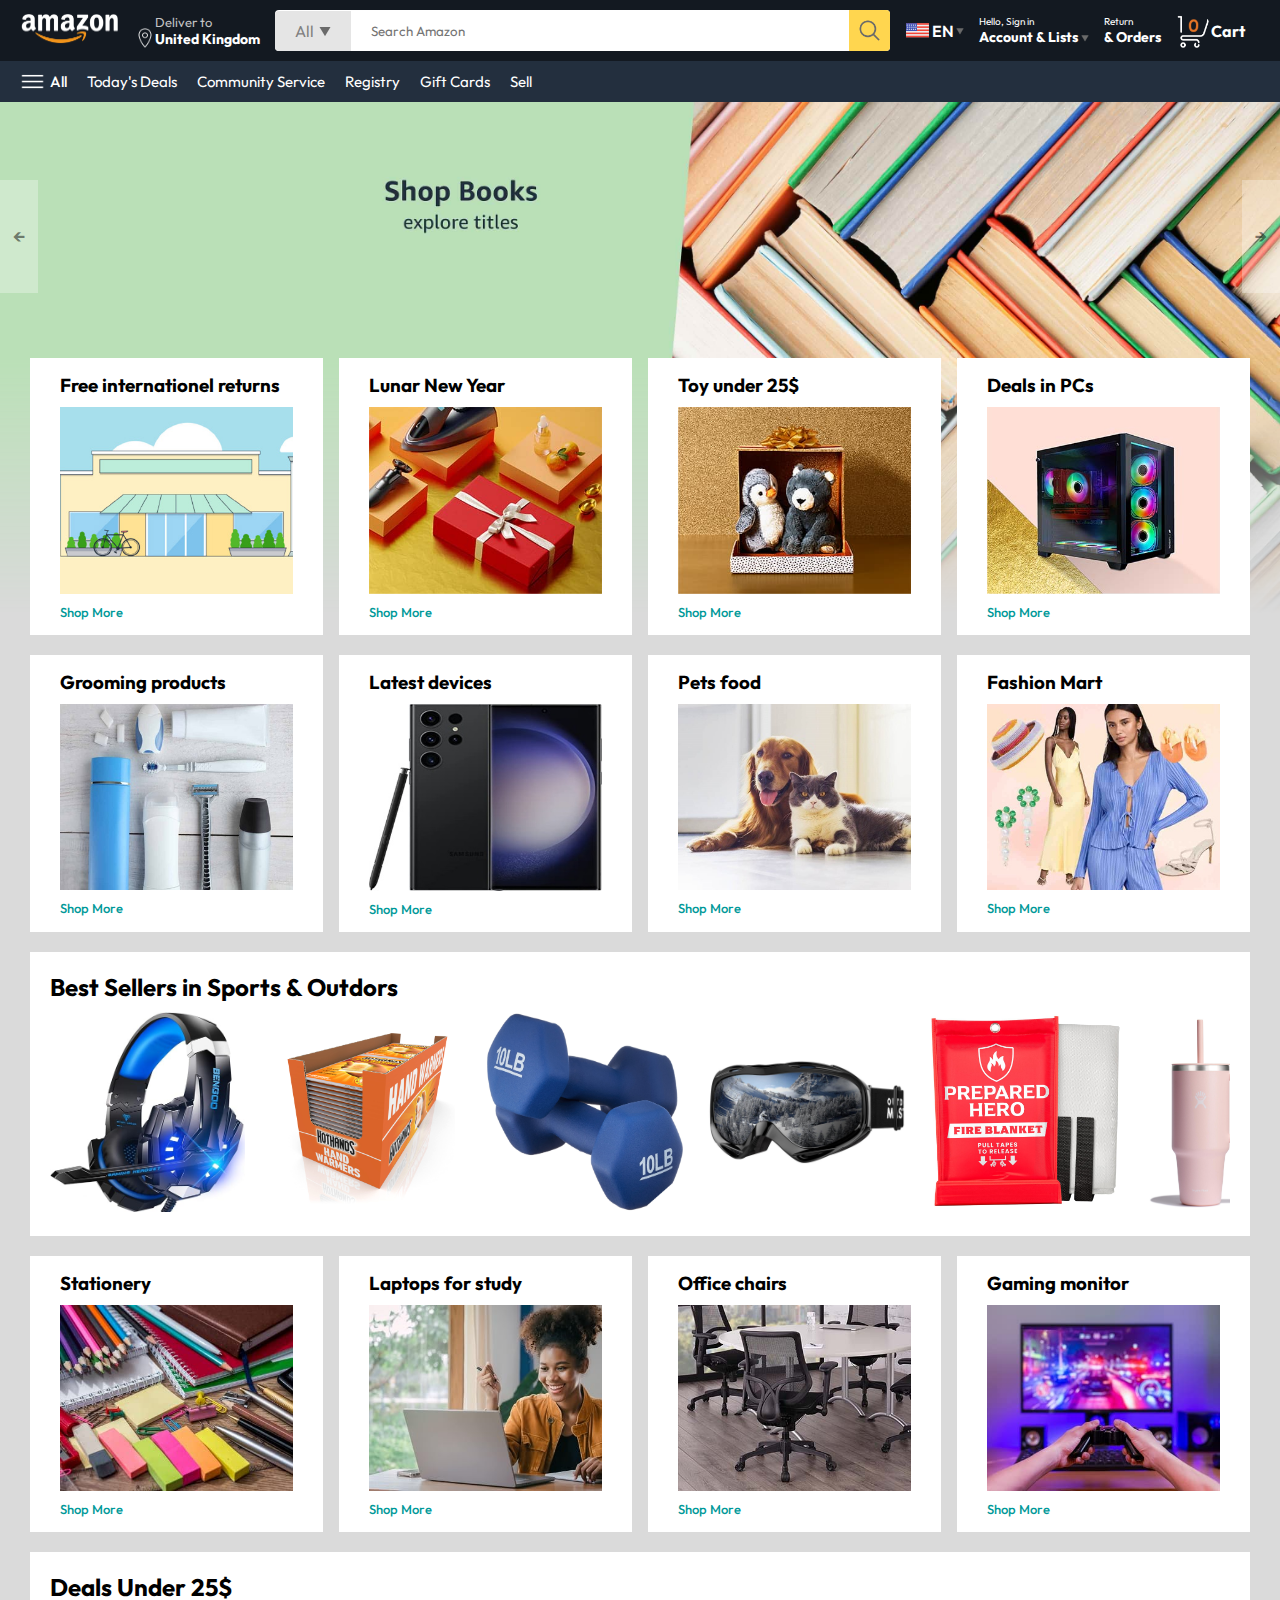
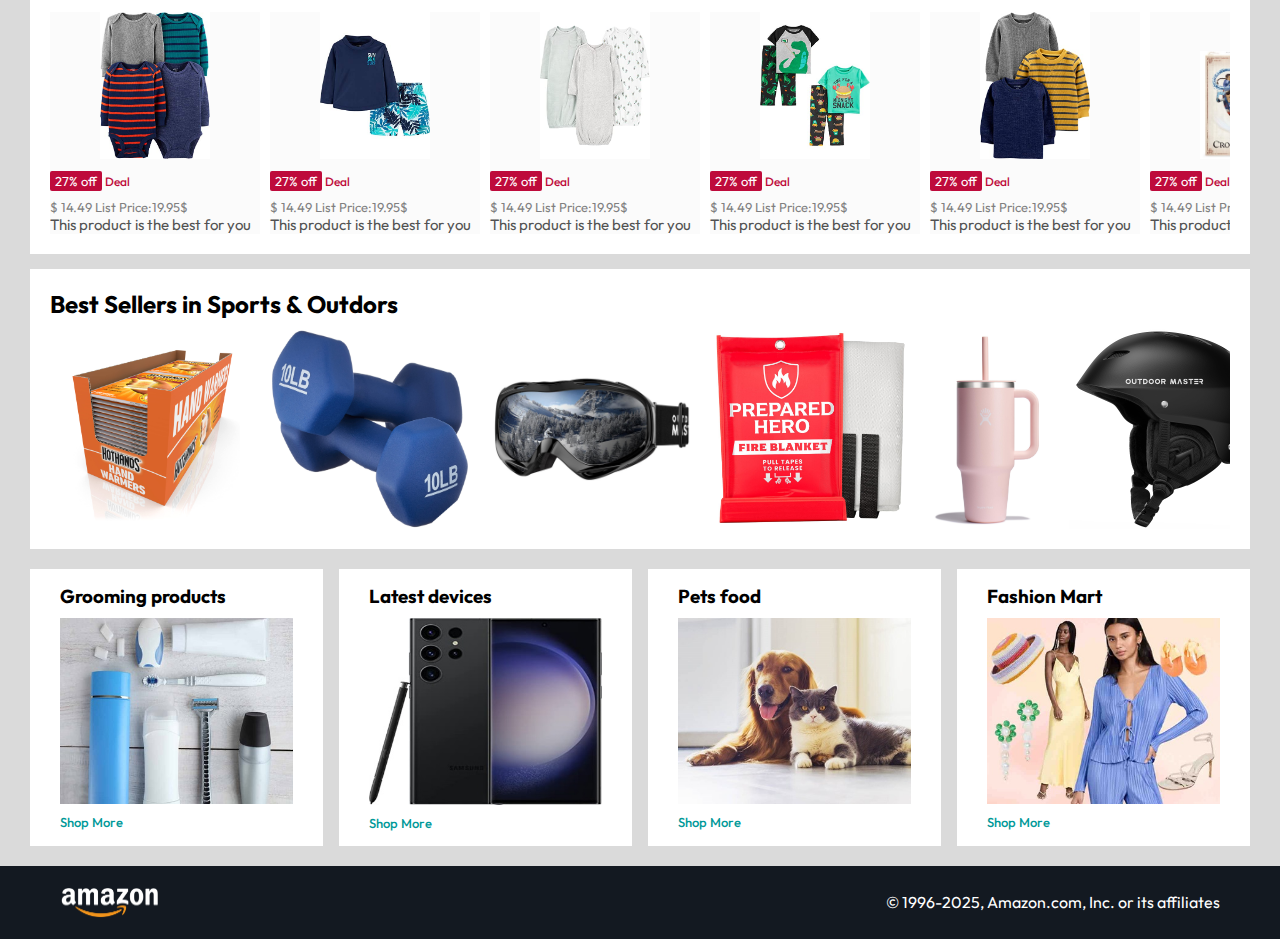
<file: index.html>
<!DOCTYPE html>
<html lang="en">
<head>
    <meta charset="UTF-8">
    <meta name="viewport" content="width=device-width, initial-scale=1.0">
    <title>Amazon</title>
    <link rel="icon" href="assets/favicon.png">
    <link rel="stylesheet" href="style.css">
</head>
<body>

    <nav>
        <a href="/"><img src="assets/amazon_logo.png" width="100"></a>
        <div class="nav-country">
            <img src="assets/location_icon.png" width="20">
            <div>
                <p>Deliver to</p>
                <h1>United Kingdom</h1>
            </div>
        </div>  
        <div class="nav-search">
            <div class="nav-search-category">
                <p>All</p>
                <img src="assets/dropdown_icon.png" height="12">
            </div>
            <input type="text" class="nav-search-input" placeholder="Search Amazon">
            <img src="assets/search_icon.png" class="nav-search-icon">
        </div>
        <div class="nav-language">
            <img src="assets/us_flag.png" width="25px">
            <p>EN</p>
            <img src="assets/dropdown_icon.png" width="8px">
        </div>
        <div class="nav-text">
            <p><a href="signin.html">Hello, Sign in</a></p>
            <h1>Account & Lists <img src="assets/dropdown_icon.png" width="8px"></h1>
        </div>
        <div class="nav-text">
            <p>Return</p>
            <h1>& Orders</h1>
        </div>
        <a href="signin.html" class="mobile-user-icon" style="display: none;">
            <img src="assets/user.png" alt="">
        </a>
        <a href="cart.html" class="nav-cart">
            <img src="assets/cart_icon.png" width="35px">
            <h4>Cart</h4>
        </a>
    </nav>

    <div class="nav-bottom">
        <div>
            <img src="assets/menu_icon.png" width="25px">
            <p>All</p>
        </div>
        <p>Today's Deals</p>
        <p>Community Service</p>
        <p>Registry</p>
        <p>Gift Cards</p>
        <p>Sell</p>
    </div>

    <div class="header-slider">
        <a href="#" class="control-prev">&#8592;</a>
        <a href="#" class="control-next">&#8594;</a>
        <ul>
            <img src="assets/header1.jpg" class="header-img">
            <img src="assets/header2.jpg" class="header-img">
            <img src="assets/header3.jpg" class="header-img">
            <img src="assets/header4.jpg" class="header-img">
            <img src="assets/header5.jpg" class="header-img">
            <img src="assets/header6.jpg" class="header-img">
        </ul>  
    </div>

    <div class="box-row header-box">
        <div class="box-col">
            <h3>Free internationel returns</h3>
            <img src="assets/box1-1.jpg" alt="">
            <a href="#">Shop More</a>
        </div>
        <div class="box-col">
            <h3>Lunar New Year</h3>
            <img src="assets/box1-2.jpg" alt="">
            <a href="#">Shop More</a>
        </div>
        <div class="box-col">
            <h3>Toy under 25$</h3>
            <img src="assets/box1-3.jpg" alt="">
            <a href="#">Shop More</a>
        </div>
        <div class="box-col">
            <h3>Deals in PCs</h3>
            <img src="assets/box1-4.jpg" alt="">
            <a href="#">Shop More</a>
        </div>
    </div>

    <div class="box-row">
        <div class="box-col">
            <h3>Grooming products</h3>
            <img src="assets/box2-1.jpg" alt="">
            <a href="#">Shop More</a>
        </div>
        <div class="box-col">
            <h3>Latest devices</h3>
            <img src="assets/box2-2.jpg" alt="">
            <a href="#">Shop More</a>
        </div>
        <div class="box-col">
            <h3>Pets food</h3>
            <img src="assets/box2-3.jpg" alt="">
            <a href="#">Shop More</a>
        </div>
        <div class="box-col">
            <h3>Fashion Mart</h3>
            <img src="assets/box2-4.jpg" alt="">
            <a href="#">Shop More</a>
        </div>
    </div>

    <div class="products-slider">
        <h2>Best Sellers in Sports & Outdors</h2>
        <div class="products">
            <a href="product.html">
                <img src="assets/product_img.jpg" alt="">
            </a>
            <img src="assets/product1-1.jpg">
            <img src="assets/product1-2.jpg">
            <img src="assets/product1-3.jpg">
            <img src="assets/product1-4.jpg">
            <img src="assets/product1-5.jpg">
            <img src="assets/product1-6.jpg">
            <img src="assets/product1-7.jpg">
            <img src="assets/product1-8.jpg">
            <img src="assets/product1-9.jpg">
            <img src="assets/product1-10.jpg">
        </div>
    </div>

    <div class="box-row">
        <div class="box-col">
            <h3>Stationery</h3>
            <img src="assets/box3-1.jpg" alt="">
            <a href="#">Shop More</a>
        </div>
        <div class="box-col">
            <h3>Laptops for study</h3>
            <img src="assets/box3-2.jpg" alt="">
            <a href="#">Shop More</a>
        </div>
        <div class="box-col">
            <h3>Office chairs</h3>
            <img src="assets/box3-3.jpg" alt="">
            <a href="#">Shop More</a>
        </div>
        <div class="box-col">
            <h3>Gaming monitor</h3>
            <img src="assets/box3-4.jpg" alt="">
            <a href="#">Shop More</a>
        </div>
    </div>

    <div class="products-slider-with-price">
        <h2>Deals Under 25$</h2>
        <div class="products">
            <div class="product-card">
                <div class="product-img-container">
                    <img src="assets/product2-1.jpg">
                </div>
                <div class="product-offer">
                    <p>27% off</p> <span>Deal</span>
                </div>
                <p class="product-price">$ <span>14.49</span> List Price:19.95$</p>
                <h4>This product is the best for you</h4>
            </div>
            <div class="product-card">
                <div class="product-img-container">
                    <img src="assets/product2-2.jpg">
                </div>
                <div class="product-offer">
                    <p>27% off</p> <span>Deal</span>
                </div>
                <p class="product-price">$ <span>14.49</span> List Price:19.95$</p>
                <h4>This product is the best for you</h4>
            </div>
            <div class="product-card">
                <div class="product-img-container">
                    <img src="assets/product2-3.jpg">
                </div>
                <div class="product-offer">
                    <p>27% off</p> <span>Deal</span>
                </div>
                <p class="product-price">$ <span>14.49</span> List Price:19.95$</p>
                <h4>This product is the best for you</h4>
            </div>
            <div class="product-card">
                <div class="product-img-container">
                    <img src="assets/product2-4.jpg">
                </div>
                <div class="product-offer">
                    <p>27% off</p> <span>Deal</span>
                </div>
                <p class="product-price">$ <span>14.49</span> List Price:19.95$</p>
                <h4>This product is the best for you</h4>
            </div>
            <div class="product-card">
                <div class="product-img-container">
                    <img src="assets/product2-5.jpg">
                </div>
                <div class="product-offer">
                    <p>27% off</p> <span>Deal</span>
                </div>
                <p class="product-price">$ <span>14.49</span> List Price:19.95$</p>
                <h4>This product is the best for you</h4>
            </div>
            <div class="product-card">
                <div class="product-img-container">
                    <img src="assets/product2-6.jpg">
                </div>
                <div class="product-offer">
                    <p>27% off</p> <span>Deal</span>
                </div>
                <p class="product-price">$ <span>14.49</span> List Price:19.95$</p>
                <h4>This product is the best for you</h4>
            </div>
            <div class="product-card">
                <div class="product-img-container">
                    <img src="assets/product2-7.jpg">
                </div>
                <div class="product-offer">
                    <p>27% off</p> <span>Deal</span>
                </div>
                <p class="product-price">$ <span>14.49</span> List Price:19.95$</p>
                <h4>This product is the best for you</h4>
            </div>
            <div class="product-card">
                <div class="product-img-container">
                    <img src="assets/product2-8.jpg">
                </div>
                <div class="product-offer">
                    <p>27% off</p> <span>Deal</span>
                </div>
                <p class="product-price">$ <span>14.49</span> List Price:19.95$</p>
                <h4>This product is the best for you</h4>
            </div>
            <div class="product-card">
                <div class="product-img-container">
                    <img src="assets/product2-9.jpg">
                </div>
                <div class="product-offer">
                    <p>27% off</p> <span>Deal</span>
                </div>
                <p class="product-price">$ <span>14.49</span> List Price:19.95$</p>
                <h4>This product is the best for you</h4>
            </div>
            <div class="product-card">
                <div class="product-img-container">
                    <img src="assets/product2-10.jpg">
                </div>
                <div class="product-offer">
                    <p>27% off</p> <span>Deal</span>
                </div>
                <p class="product-price">$ <span>14.49</span> List Price:19.95$</p>
                <h4>This product is the best for you</h4>
            </div>
            <div class="product-card">
                <div class="product-img-container">
                    <img src="assets/product2-11.jpg">
                </div>
                <div class="product-offer">
                    <p>27% off</p> <span>Deal</span>
                </div>
                <p class="product-price">$ <span>14.49</span> List Price:19.95$</p>
                <h4>This product is the best for you</h4>
            </div>
            <div class="product-card">
                <div class="product-img-container">
                    <img src="assets/product2-12.jpg">
                </div>
                <div class="product-offer">
                    <p>27% off</p> <span>Deal</span>
                </div>
                <p class="product-price">$ <span>14.49</span> List Price:19.95$</p>
                <h4>This product is the best for you</h4>
            </div>
        </div>
    </div>

    <div class="products-slider">
        <h2>Best Sellers in Sports & Outdors</h2>
        <div class="products">
            <img src="assets/product1-1.jpg">
            <img src="assets/product1-2.jpg">
            <img src="assets/product1-3.jpg">
            <img src="assets/product1-4.jpg">
            <img src="assets/product1-5.jpg">
            <img src="assets/product1-6.jpg">
            <img src="assets/product1-7.jpg">
            <img src="assets/product1-8.jpg">
            <img src="assets/product1-9.jpg">
            <img src="assets/product1-10.jpg">
        </div>
    </div>

    <div class="box-row">
        <div class="box-col">
            <h3>Grooming products</h3>
            <img src="assets/box2-1.jpg" alt="">
            <a href="#">Shop More</a>
        </div>
        <div class="box-col">
            <h3>Latest devices</h3>
            <img src="assets/box2-2.jpg" alt="">
            <a href="#">Shop More</a>
        </div>
        <div class="box-col">
            <h3>Pets food</h3>
            <img src="assets/box2-3.jpg" alt="">
            <a href="#">Shop More</a>
        </div>
        <div class="box-col">
            <h3>Fashion Mart</h3>
            <img src="assets/box2-4.jpg" alt="">
            <a href="#">Shop More</a>
        </div>
    </div>

    <footer>
        <img src="assets/amazon_logo.png" width="100">
        <p>© 1996-2025, Amazon.com, Inc. or its affiliates</p>
    </footer>
  
    <script src="script.js"></script>
</body>
</html>
</file>
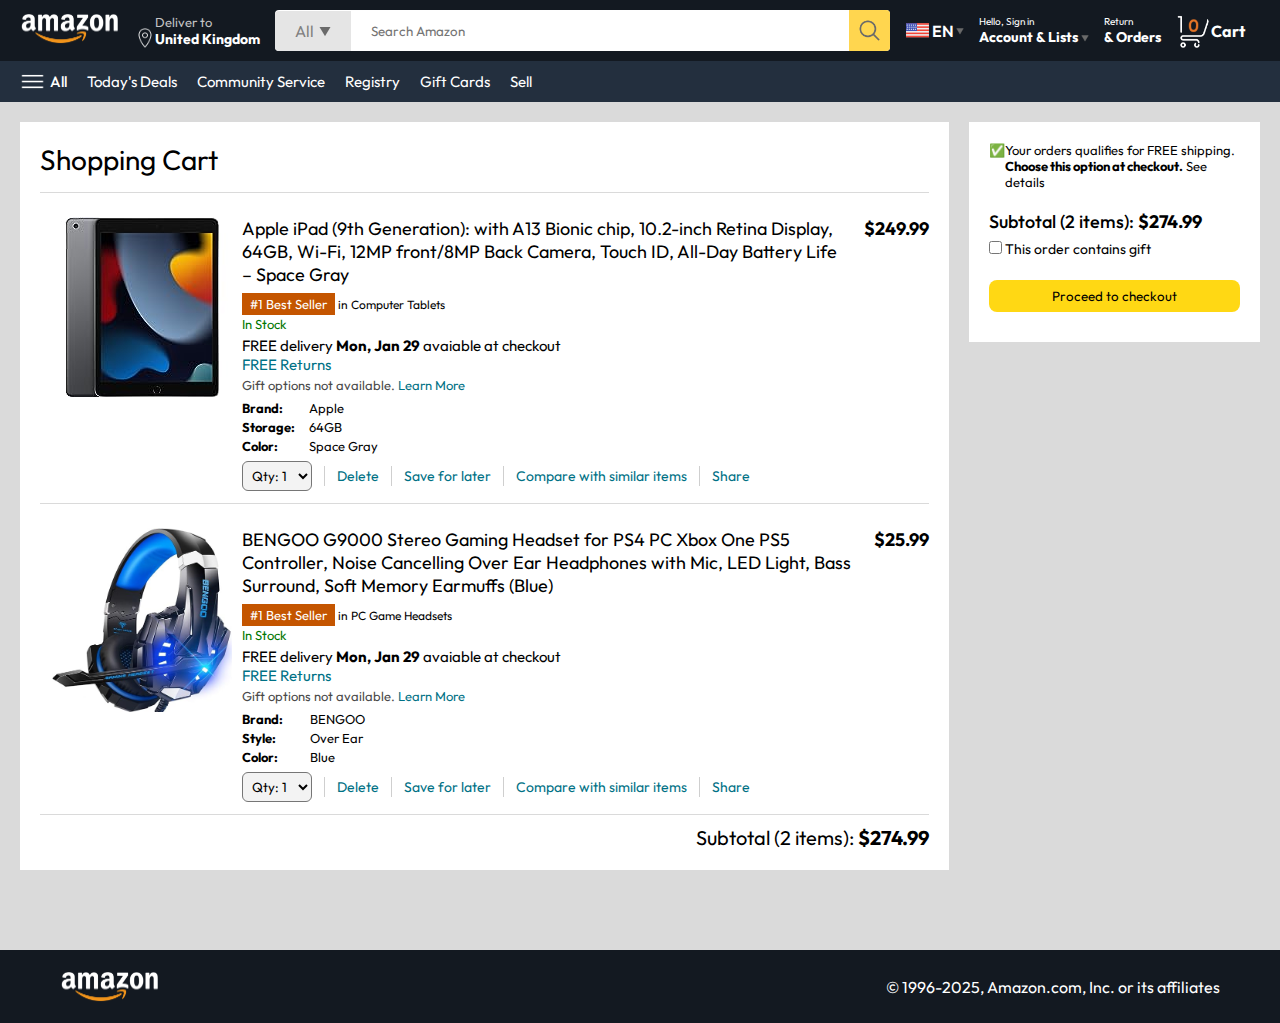
<file: cart.html>
<!DOCTYPE html>
<html lang="en">
<head>
    <meta charset="UTF-8">
    <meta name="viewport" content="width=device-width, initial-scale=1.0">
    <title>Shopping Cart</title>
    <link rel="icon" href="assets/favicon.png">
    <link rel="stylesheet" href="style.css">
    <link rel="stylesheet" href="cart.css">
</head>
<body>

    <nav>
        <a href="/"><img src="assets/amazon_logo.png" width="100"></a>
        <div class="nav-country">
            <img src="assets/location_icon.png" width="20">
            <div>
                <p>Deliver to</p>
                <h1>United Kingdom</h1>
            </div>
        </div>  
        <div class="nav-search">
            <div class="nav-search-category">
                <p>All</p>
                <img src="assets/dropdown_icon.png" height="12">
            </div>
            <input type="text" class="nav-search-input" placeholder="Search Amazon">
            <img src="assets/search_icon.png" class="nav-search-icon">
        </div>
        <div class="nav-language">
            <img src="assets/us_flag.png" width="25px">
            <p>EN</p>
            <img src="assets/dropdown_icon.png" width="8px">
        </div>
        <div class="nav-text">
            <p><a href="signin.html">Hello, Sign in</a></p>
            <h1>Account & Lists <img src="assets/dropdown_icon.png" width="8px"></h1>
        </div>
        <div class="nav-text">
            <p>Return</p>
            <h1>& Orders</h1>
        </div>
        <a href="signin.html" class="mobile-user-icon" style="display: none;">
            <img src="assets/user.png" alt="">
        </a>
        <a href="cart.html" class="nav-cart">
            <img src="assets/cart_icon.png" width="35px">
            <h4>Cart</h4>
        </a>
    </nav>

    <div class="nav-bottom">
        <div>
            <img src="assets/menu_icon.png" width="25px">
            <p>All</p>
        </div>
        <p>Today's Deals</p>
        <p>Community Service</p>
        <p>Registry</p>
        <p>Gift Cards</p>
        <p>Sell</p>
    </div>

    <div class="cart">
        <div class="cart-left">
            <h1>Shopping Cart</h1>
            <hr>
            <div class="product-cart-list">
                <img src="assets/ipad_img.jpg" width="180px">
                <div>
                    <div class="product-cart-titleprice">
                        <p>Apple iPad (9th Generation): with A13 Bionic chip, 10.2-inch Retina Display, 64GB, Wi-Fi, 12MP front/8MP Back Camera, Touch ID, All-Day  Battery Life – Space Gray</p>
                        <p><b>$249.99</b></p>
                    </div>
                    <p class="product-cart-bestseller"><span>#1 Best Seller</span> in Computer Tablets</p>
                    <p class="product-cart-stock">In Stock</p>
                    <p class="product-cart-delivery">FREE delivery <b>Mon, Jan 29</b> avaiable at checkout</p>
                    <p class="product-cart-returns">FREE Returns</p>
                    <p class="product-cart-gift">Gift options not available. <span>Learn More</span></p>

                    <div class="product-cart-specs">
                        <p><b>Brand:</b></p> <p>Apple</p>
                        <p><b>Storage:</b></p> <p>64GB</p>
                        <p><b>Color:</b></p> <p>Space Gray</p>
                    </div>

                    <div class="cart-list-action">
                        <select>
                            <option value="1">Qty: 1</option>
                            <option value="2">Qty: 2</option>
                            <option value="3">Qty: 3</option>
                            <option value="4">Qty: 4</option>
                            <option value="5">Qty: 5</option>
                        </select> 
                        <hr> 
                        <p class="action-btn">Delete</p>
                        <hr>
                        <p class="action-btn">Save for later</p>
                        <hr>
                        <p class="action-btn">Compare with similar items</p>
                        <hr>
                        <p class="action-btn">Share</p>
                    </div>
                </div>
            </div>
            <hr>
            <div class="product-cart-list">
                <a href="product.html"><img src="assets/product_img.jpg" width="180px"></a>
                <div>
                    <div class="product-cart-titleprice">
                        <p>BENGOO G9000 Stereo Gaming Headset for PS4 PC Xbox One PS5 Controller, Noise Cancelling Over Ear Headphones with Mic, LED Light, Bass Surround, Soft Memory Earmuffs (Blue)</p>
                        <p><b>$25.99</b></p>
                    </div>
                    <p class="product-cart-bestseller"><span>#1 Best Seller</span> in PC Game Headsets</p>
                    <p class="product-cart-stock">In Stock</p>
                    <p class="product-cart-delivery">FREE delivery <b>Mon, Jan 29</b> avaiable at checkout</p>
                    <p class="product-cart-returns">FREE Returns</p>
                    <p class="product-cart-gift">Gift options not available. <span>Learn More</span></p>

                    <div class="product-cart-specs">
                        <p><b>Brand:</b></p> <p>BENGOO</p>
                        <p><b>Style:</b></p> <p>Over Ear</p>
                        <p><b>Color:</b></p> <p>Blue</p>
                    </div>

                    <div class="cart-list-action">
                        <select>
                            <option value="1">Qty: 1</option>
                            <option value="2">Qty: 2</option>
                            <option value="3">Qty: 3</option>
                            <option value="4">Qty: 4</option>
                            <option value="5">Qty: 5</option>
                        </select> 
                        <hr> 
                        <p class="action-btn">Delete</p>
                        <hr>
                        <p class="action-btn">Save for later</p>
                        <hr>
                        <p class="action-btn">Compare with similar items</p>
                        <hr>
                        <p class="action-btn">Share</p>
                    </div>
                </div>
            </div>
            <hr>
            <div class="cart-list-subtotal">
                Subtotal (2 items): <b>$274.99</b>
            </div>
        </div>

        <div class="cart-right">
            <div class="cart-free-delivery">
                &#x2705
                <p>Your orders qualifies for FREE shipping. <b>Choose this option at checkout.</b> See details</p>
            </div>
            <div class="cart-subtotal">Subtotal (2 items): <b>$274.99</b></div>
            <div class="cart-right-gift"> <input type="checkbox"> This order contains gift</div>
            <button>Proceed to checkout</button>
        </div>
    </div>

    <footer class="footer-cart">
        <img src="assets/amazon_logo.png" width="100">
        <p>© 1996-2025, Amazon.com, Inc. or its affiliates</p>
    </footer>
    
</body>
</html>
</file>
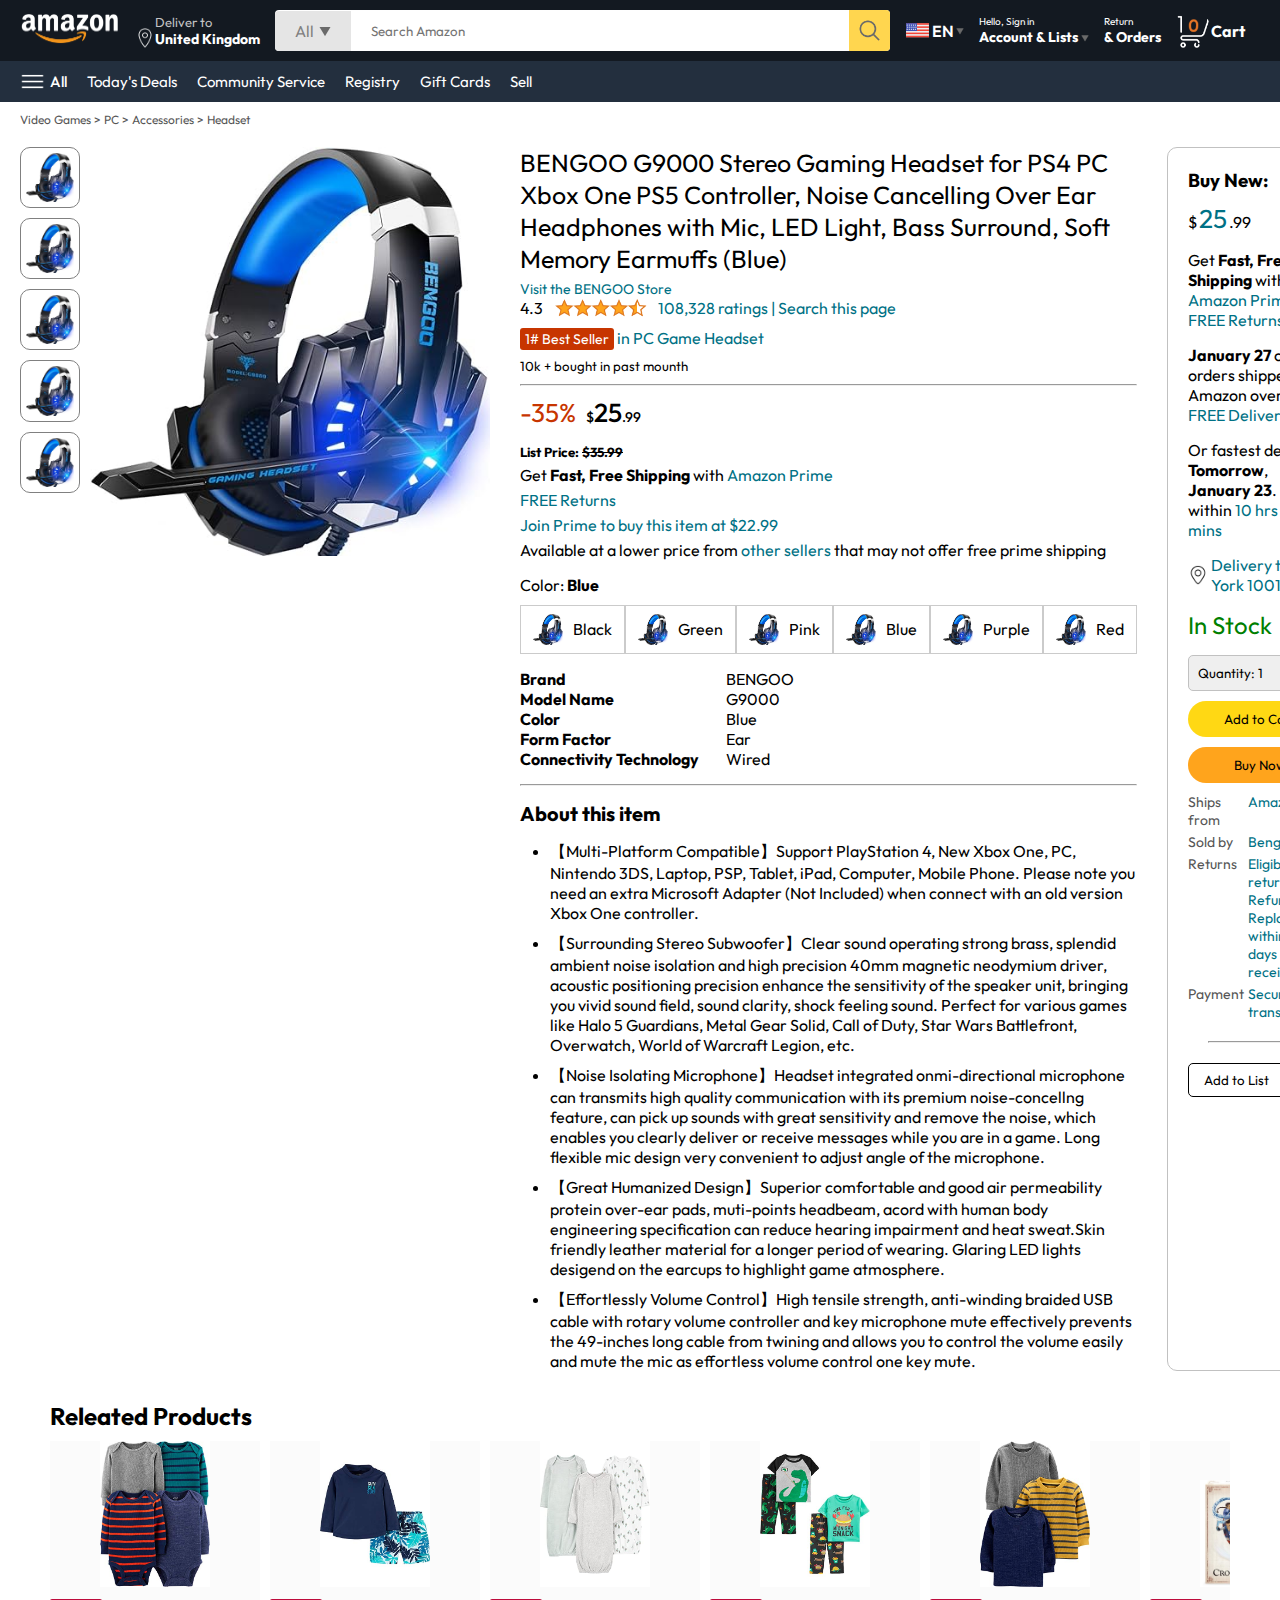
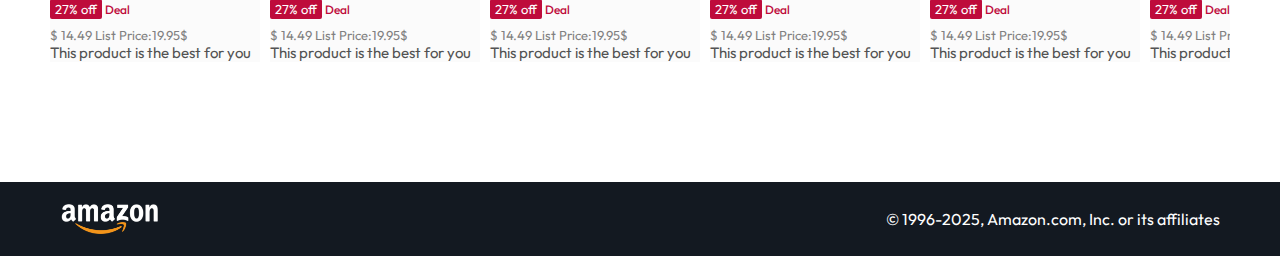
<file: product.html>
<!DOCTYPE html>
<html lang="en">
<head>
    <meta charset="UTF-8">
    <meta name="viewport" content="width=device-width, initial-scale=1.0">
    <title>Product Page</title>
    <link rel="icon" href="assets/favicon.png">
    <link rel="stylesheet" href="style.css">
    <link rel="stylesheet" href="product.css">
</head>
<body>

    <nav>
        <a href="/"><img src="assets/amazon_logo.png" width="100"></a>
        <div class="nav-country">
            <img src="assets/location_icon.png" width="20">
            <div>
                <p>Deliver to</p>
                <h1>United Kingdom</h1>
            </div>
        </div>  
        <div class="nav-search">
            <div class="nav-search-category">
                <p>All</p>
                <img src="assets/dropdown_icon.png" height="12">
            </div>
            <input type="text" class="nav-search-input" placeholder="Search Amazon">
            <img src="assets/search_icon.png" class="nav-search-icon">
        </div>
        <div class="nav-language">
            <img src="assets/us_flag.png" width="25px">
            <p>EN</p>
            <img src="assets/dropdown_icon.png" width="8px">
        </div>
        <div class="nav-text">
            <p><a href="signin.html">Hello, Sign in</a></p>
            <h1>Account & Lists <img src="assets/dropdown_icon.png" width="8px"></h1>
        </div>
        <div class="nav-text">
            <p>Return</p>
            <h1>& Orders</h1>
        </div>
        <a href="signin.html" class="mobile-user-icon" style="display: none;">
            <img src="assets/user.png" alt="">
        </a>
        <a href="cart.html" class="nav-cart">
            <img src="assets/cart_icon.png" width="35px">
            <h4>Cart</h4>
        </a>
    </nav>

    <div class="nav-bottom">
        <div>
            <img src="assets/menu_icon.png" width="25px">
            <p>All</p>
        </div>
        <p>Today's Deals</p>
        <p>Community Service</p>
        <p>Registry</p>
        <p>Gift Cards</p>
        <p>Sell</p>
    </div>

    <p class="breadcrum">Video Games > PC > Accessories > Headset</p>
    
    <div class="product-display">
        <div class="product-d-image">
            <div class="product-icons">
                <img src="assets/product_img.jpg" width="60px">
                <img src="assets/product_img.jpg" width="60px">
                <img src="assets/product_img.jpg" width="60px">
                <img src="assets/product_img.jpg" width="60px">
                <img src="assets/product_img.jpg" width="60px">
            </div>
            <div class="product-main-image">
                <img src="assets/product_img.jpg" width="400px">
            </div>
        </div>

        <div class="product-d-details">
            <p class="product-title">
                BENGOO G9000 Stereo Gaming Headset for PS4 PC Xbox One PS5
                Controller, Noise Cancelling Over Ear Headphones with Mic, LED 
                Light, Bass Surround, Soft Memory Earmuffs (Blue)
            </p>
            <p class="brand-store">Visit the BENGOO Store</p>
            <div class="product-rating">
                <div>
                    <div>4.3 <img src="assets/rating_img.png" height="20px"></div>
                    <p> 108,328 ratings | Search this page</p>
                </div>
                <p><span>1# Best Seller</span> in PC Game Headset</p>
                <h5>10k + bought in past mounth</h5>
                <hr>
            </div>

             <div class="product-d-price">
                <div>
                    <p>-35%</p>
                    <h1>$<span>25</span>.99</h1>
                </div>
                <h5>List Price: <span>$35.99</span></h5>
                <p>Get <b>Fast, Free Shipping</b> with <span>Amazon Prime</span></p>
                <p><span>FREE Returns</span></p>
                <p><span>Join Prime to buy this item at $22.99</span></p>
                <p>Available at a lower price from <span>other sellers</span> that may not offer free prime shipping </p>
            </div>   

            <div class="product-color-selection">
                <p>Color: <b>Blue</b></p>
                <div class="product-color-options">
                    <div class="option">
                        <img src="assets/product_img.jpg" width="30px">
                        <p>Black</p>
                    </div>
                    <div class="option">
                        <img src="assets/product_img.jpg" width="30px">
                        <p>Green</p>
                    </div>
                    <div class="option">
                        <img src="assets/product_img.jpg" width="30px">
                        <p>Pink</p>
                    </div>
                    <div class="option">
                        <img src="assets/product_img.jpg" width="30px">
                        <p>Blue</p>
                    </div>
                    <div class="option">
                        <img src="assets/product_img.jpg" width="30px">
                        <p>Purple</p>
                    </div>
                    <div class="option">
                         <img src="assets/product_img.jpg" width="30px">
                        <p>Red</p>
                    </div>
                </div>
            </div>

            <div class="product-info">
                <p><b>Brand</b></p> <p>BENGOO</p>
                <p><b>Model Name</b></p> <p>G9000</p>
                <p><b>Color</b></p> <p>Blue</p>
                <p><b>Form Factor</b></p> <p>Ear</p>
                <p><b>Connectivity Technology</b></p> <p>Wired</p>
            </div>
            <hr>
            <div class="product-description">
                <h1>About this item</h1>
                 <ul>
                    <li>【Multi-Platform Compatible】Support PlayStation 4, New Xbox One, PC, Nintendo 3DS, Laptop, PSP, Tablet, iPad, Computer, Mobile Phone. Please note you need an extra Microsoft Adapter (Not Included) when connect with an old version Xbox One controller.</li>
                    <li>【Surrounding Stereo Subwoofer】Clear sound operating strong brass, splendid ambient noise isolation and high precision 40mm magnetic neodymium driver, acoustic positioning precision enhance the sensitivity of the speaker unit, bringing you vivid sound field, sound clarity, shock feeling sound. Perfect for various games like Halo 5 Guardians, Metal Gear Solid, Call of Duty, Star Wars Battlefront, Overwatch, World of Warcraft Legion, etc.</li>
                    <li>【Noise Isolating Microphone】Headset integrated onmi-directional microphone can transmits high quality communication with its premium noise-concellng feature, can pick up sounds with great sensitivity and remove the noise, which enables you clearly deliver or receive messages while you are in a game. Long flexible mic design very convenient to adjust angle of the microphone.</li>
                    <li>【Great Humanized Design】Superior comfortable and good air permeability protein over-ear pads, muti-points headbeam, acord with human body engineering specification can reduce hearing impairment and heat sweat.Skin friendly leather material for a longer period of wearing. Glaring LED lights desigend on the earcups to highlight game atmosphere.</li>
                    <li>【Effortlessly Volume Control】High tensile strength, anti-winding braided USB cable with rotary volume controller and key microphone mute effectively prevents the 49-inches long cable from twining and allows you to control the volume easily and mute the mic as effortless volume control one key mute.</li>
                </ul>
            </div>
        </div>

        <div class="product-d-purchase">
            <div class="title">
                <h3>Buy New:</h3> <img src="assets/circle_icon.png" width="20px">
            </div>
            <h1 class="price">$<span>25</span>.99</h1>
            <div class="gap">
                <p>Get <b>Fast, Free Shipping</b> with <span>Amazon Prime</span></p>
                <p><span>FREE Returns</span></p>
            </div>
            <div class="gap">
                <p><b>January 27</b> on orders shipped by Amazon over $35</p>
                <p><span>FREE Delivery</span></p>
            </div>
            <div class="gap">
                <p>Or fastest delivery<b> Tomorrow</b>, <b>January 23</b>. Order within <span>10 hrs 56 mins</span></p>   
            </div>
            
            <div class="delivery-location">
                <img src="assets/location_icon_dark.png" width="20px">
                <p><span>Delivery to New York 10014</span></p>
            </div>
            <h2 class="product-stock">In Stock</h2>
            <select class="product-quantity">
                <option value="1">Quantity: 1</option>
                <option value="2">Quantity: 2</option>
                <option value="3">Quantity: 3</option>
            </select>

            <button class="btn">Add to Cart</button>
            <button class="btn product-buy">Buy Now</button>

            <div class="product-seller-info">
                <p>Ships from</p> <p><span>Amazon</span></p>
                <p>Sold by</p> <p><span>Bengoo Inc</span></p>
                <p>Returns</p> <p><span>Eligible for return, Refund or Replacement within 30 days of receipt</span></p>
                <p>Payment</p> <p><span>Secure transaction</span></p>
            </div>
            <hr>
            <button class="product-add-list">Add to List</button>
        </div>     
    </div>

    <div class="products-slider-with-price">
        <h2>Releated Products</h2>
        <div class="products">
            <div class="product-card">
                <div class="product-img-container">
                    <img src="assets/product2-1.jpg">
                </div>
                <div class="product-offer">
                    <p>27% off</p> <span>Deal</span>
                </div>
                <p class="product-price">$ <span>14.49</span> List Price:19.95$</p>
                <h4>This product is the best for you</h4>
            </div>
            <div class="product-card">
                <div class="product-img-container">
                    <img src="assets/product2-2.jpg">
                </div>
                <div class="product-offer">
                    <p>27% off</p> <span>Deal</span>
                </div>
                <p class="product-price">$ <span>14.49</span> List Price:19.95$</p>
                <h4>This product is the best for you</h4>
            </div>
            <div class="product-card">
                <div class="product-img-container">
                    <img src="assets/product2-3.jpg">
                </div>
                <div class="product-offer">
                    <p>27% off</p> <span>Deal</span>
                </div>
                <p class="product-price">$ <span>14.49</span> List Price:19.95$</p>
                <h4>This product is the best for you</h4>
            </div>
            <div class="product-card">
                <div class="product-img-container">
                    <img src="assets/product2-4.jpg">
                </div>
                <div class="product-offer">
                    <p>27% off</p> <span>Deal</span>
                </div>
                <p class="product-price">$ <span>14.49</span> List Price:19.95$</p>
                <h4>This product is the best for you</h4>
            </div>
            <div class="product-card">
                <div class="product-img-container">
                    <img src="assets/product2-5.jpg">
                </div>
                <div class="product-offer">
                    <p>27% off</p> <span>Deal</span>
                </div>
                <p class="product-price">$ <span>14.49</span> List Price:19.95$</p>
                <h4>This product is the best for you</h4>
            </div>
            <div class="product-card">
                <div class="product-img-container">
                    <img src="assets/product2-6.jpg">
                </div>
                <div class="product-offer">
                    <p>27% off</p> <span>Deal</span>
                </div>
                <p class="product-price">$ <span>14.49</span> List Price:19.95$</p>
                <h4>This product is the best for you</h4>
            </div>
            <div class="product-card">
                <div class="product-img-container">
                    <img src="assets/product2-7.jpg">
                </div>
                <div class="product-offer">
                    <p>27% off</p> <span>Deal</span>
                </div>
                <p class="product-price">$ <span>14.49</span> List Price:19.95$</p>
                <h4>This product is the best for you</h4>
            </div>
            <div class="product-card">
                <div class="product-img-container">
                    <img src="assets/product2-8.jpg">
                </div>
                <div class="product-offer">
                    <p>27% off</p> <span>Deal</span>
                </div>
                <p class="product-price">$ <span>14.49</span> List Price:19.95$</p>
                <h4>This product is the best for you</h4>
            </div>
            <div class="product-card">
                <div class="product-img-container">
                    <img src="assets/product2-9.jpg">
                </div>
                <div class="product-offer">
                    <p>27% off</p> <span>Deal</span>
                </div>
                <p class="product-price">$ <span>14.49</span> List Price:19.95$</p>
                <h4>This product is the best for you</h4>
            </div>
            <div class="product-card">
                <div class="product-img-container">
                    <img src="assets/product2-10.jpg">
                </div>
                <div class="product-offer">
                    <p>27% off</p> <span>Deal</span>
                </div>
                <p class="product-price">$ <span>14.49</span> List Price:19.95$</p>
                <h4>This product is the best for you</h4>
            </div>
            <div class="product-card">
                <div class="product-img-container">
                    <img src="assets/product2-11.jpg">
                </div>
                <div class="product-offer">
                    <p>27% off</p> <span>Deal</span>
                </div>
                <p class="product-price">$ <span>14.49</span> List Price:19.95$</p>
                <h4>This product is the best for you</h4>
            </div>
            <div class="product-card">
                <div class="product-img-container">
                    <img src="assets/product2-12.jpg">
                </div>
                <div class="product-offer">
                    <p>27% off</p> <span>Deal</span>
                </div>
                <p class="product-price">$ <span>14.49</span> List Price:19.95$</p>
                <h4>This product is the best for you</h4>
            </div>
        </div>
    </div>

    <footer class="product-footer">
        <img src="assets/amazon_logo.png" width="100">
        <p>© 1996-2025, Amazon.com, Inc. or its affiliates</p>
    </footer>

<script>
    const scrollContainer = document.querySelectorAll('.products');
    for (const item of scrollContainer){
        item.addEventListener('wheel', (evt)=>{
            evt.preventDefault();
            item.scrollLeft += evt.deltaY;
    })
}
</script>

</body>
</html>
</file>
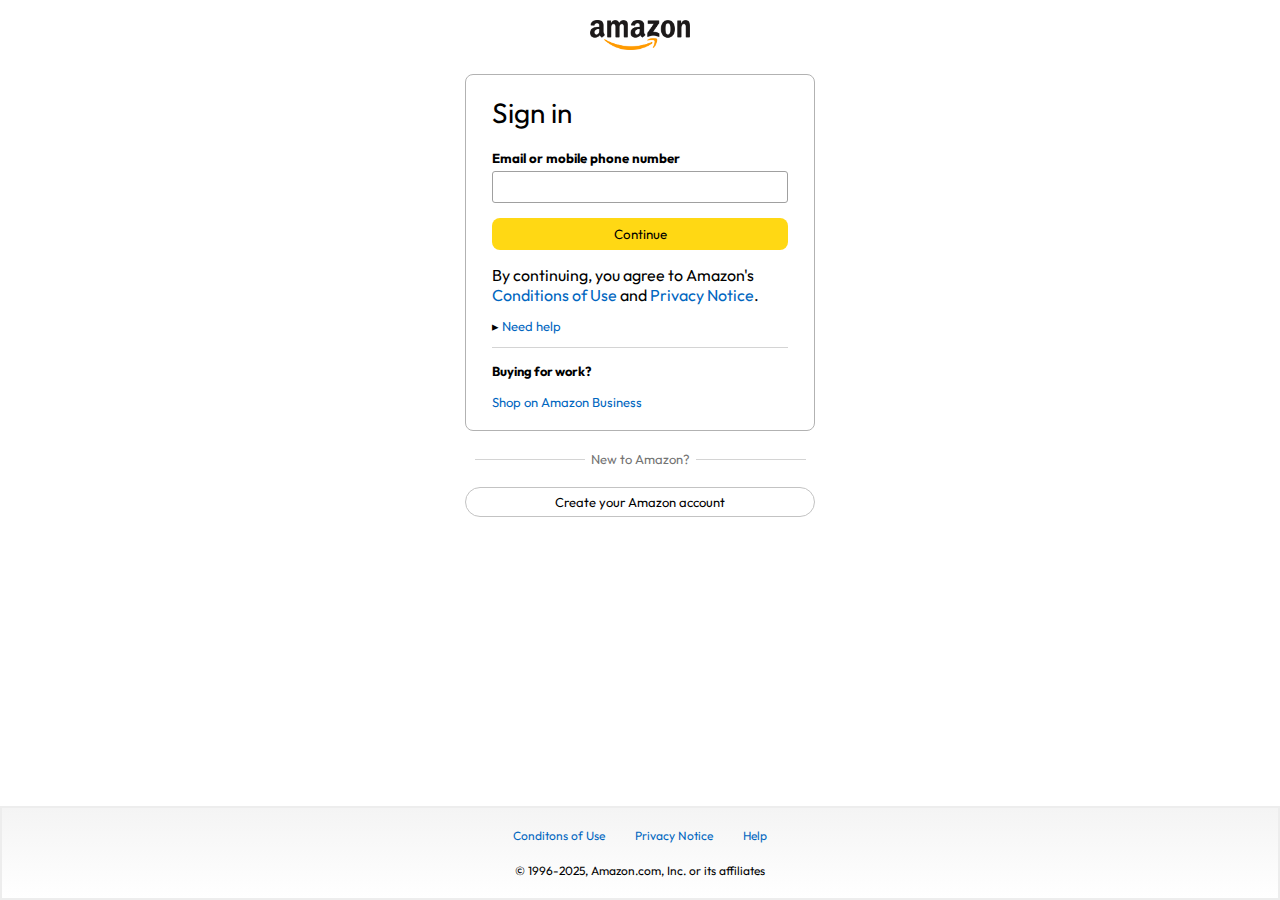
<file: signin.html>
<!DOCTYPE html>
<html lang="en">
<head>
    <meta charset="UTF-8">
    <meta name="viewport" content="width=device-width, initial-scale=1.0">
    <title>Amazon Sign-In</title>
    <link rel="icon" href="assets/favicon.png">
    <link rel="stylesheet" href="signin.css">
</head>
<body>
    <a href="/"><img class="logo" src="assets/amazon_logo_dark.png" width="100px"></a>
    <div class="signin-container">
        <h1 class="signin-title">Sign in</h1>
        <h5 class="input-label">Email or mobile phone number</h5>
        <input type="text">
        <button>Continue</button>
        <p class="signin-condition">By continuing, you agree to Amazon's <span>Conditions of Use</span> and <span>Privacy Notice</span>.</p>
        <p class="signin-help">&#9656 <span>Need help</span></p>
        <hr>
        <h4>Buying for work?</h4>
        <p class="signin-business"><span>Shop on Amazon Business</span></p>
    </div> 
    <div class="signin-bottom">
        <hr>
        <p>New to Amazon?</p>
        <hr>
    </div>
    <a href="signup.html">
        <button class="signin-signup-btn">Create your Amazon account</button>
    </a>
    <footer>
        <div class="footer-links">
            <a href="#">Conditons of Use</a>
            <a href="#">Privacy Notice</a>
            <a href="#">Help</a>
        </div>
        <p class="footer-copyright">© 1996-2025, Amazon.com, Inc. or its affiliates</p>
    </footer>
</body>
</html>
</file>
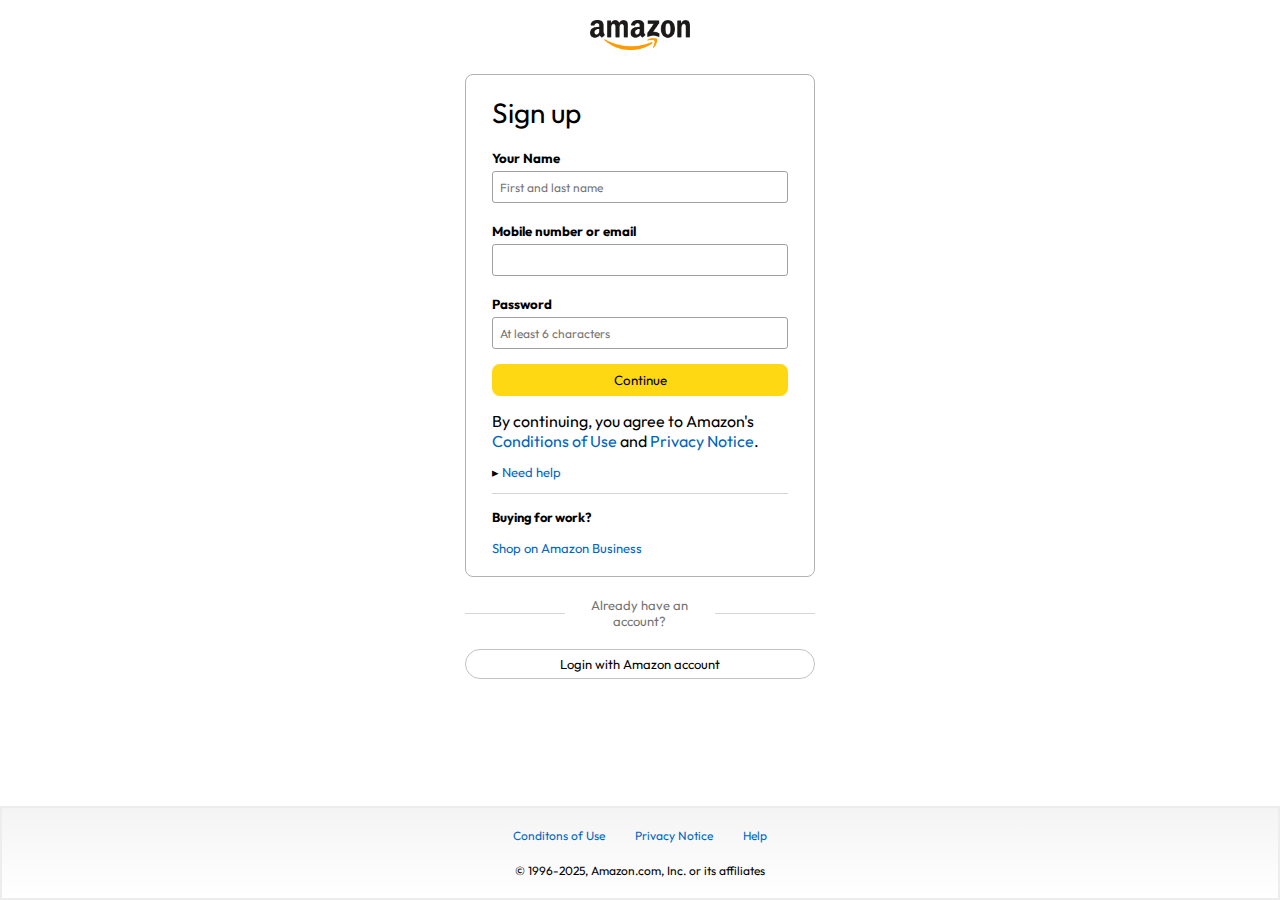
<file: signup.html>
<!DOCTYPE html>
<html lang="en">
<head>
    <meta charset="UTF-8">
    <meta name="viewport" content="width=device-width, initial-scale=1.0">
    <title>Amazon Registration</title>
    <link rel="icon" href="assets/favicon.png">
    <link rel="stylesheet" href="signin.css">
</head>
<body>

    <a href="/"><img class="logo" src="assets/amazon_logo_dark.png" width="100px"></a>
    <div class="signin-container">
        <h1 class="signin-title">Sign up</h1>
        <h5 class="input-label">Your Name</h5>
        <input type="text" placeholder="First and last name">
        <h5 class="input-label">Mobile number or email</h5>
        <input type="text">
        <h5 class="input-label">Password</h5>
        <input type="password" placeholder="At least 6 characters">
        <button>Continue</button>
        <p class="signin-condition">By continuing, you agree to Amazon's <span>Conditions of Use</span> and <span>Privacy Notice</span>.</p>
        <p class="signin-help">&#9656 <span>Need help</span></p>
        <hr>
        <h4>Buying for work?</h4>
        <p class="signin-business"><span>Shop on Amazon Business</span></p>
    </div> 
    <div class="signin-bottom">
        <hr>
        <p>Already have an account?</p>
        <hr>
    </div>
    <a href="signin.html">
        <button class="signin-signup-btn">Login with Amazon account</button>
    </a>
    <footer>
        <div class="footer-links">
            <a href="#">Conditons of Use</a>
            <a href="#">Privacy Notice</a>
            <a href="#">Help</a>
        </div>
        <p class="footer-copyright">© 1996-2025, Amazon.com, Inc. or its affiliates</p>
    </footer>
    
</body>
</html>
</file>
<file: style.css>
@import url('https://fonts.googleapis.com/css2?family=Outfit:wght@400..900&display=swap');

* {
    margin: 0;
    padding: 0;
    font-family: Outfit;
    box-sizing: border-box;
}

body {
    background: #dadada;
}

a {
    text-decoration: none;
    color: inherit;
}

nav {
    display: flex;
    align-items: center;
    justify-content: space-between;
    padding: 10px 20px;
    background: #131921;
    color: #fff;
}

.nav-country {
    display: flex;
    align-items: end;
    margin-left: 15px;
    font-size: 13px;
    color: #c4c4c4;
}

.nav-country h1 {
    color: #fff;
    font-size: 14px;
}

.nav-search {
    flex: 1;
    display: flex;
    align-items: center;
    background: #fff;
    color: gray;
    max-width: 1000px;
    border-radius: 4px;
    margin-left: 15px;
}

.nav-search-category {
    display: flex;
    align-items: center;
    padding: 10px 20px;
    gap: 5px;
    background: #e5e5e5;
    border-radius: 4px 0 0 4px;
}

.nav-search-input {
    border: none;
    outline: none;
    padding-left: 20px;
    width: 100%;
}

.nav-search-icon {
    max-width: 41px;
    padding: 8px;
    background: #ffd64f;
    border-radius: 0 4px 4px 0;
}

.nav-language {
    display: flex;
    align-items: center;
    gap: 2px;
    font-weight: 600;
    margin-left: 15px;
}

.nav-text {
    margin-left: 15px;
}

.nav-text p {
    font-size: 10px;
}

.nav-text h1 {
    font-size: 14px;
}

.nav-cart {
    display: flex;
    align-items: center;
    margin: 0 15px;
}

.nav-bottom {
    display: flex;
    align-items: center;
    gap: 20px;
    padding: 8px 20px;
    background: #232f3e;
    color: #fff;
    font-size: 15px;
}

.nav-bottom div {
    display: flex;
    align-items: center;
    gap: 5px;
    font-weight: 500;
}

.header-slider ul {
    display: flex;
    overflow-y: hidden;
}

.header-slider img {
    max-width: 100%;
    mask-image: linear-gradient(to bottom, #000000 50%, transparent 100%);
}

.header-slider a {
    position: absolute;
    top: 20%;
    z-index: 1;
    padding: 5vh 1vw;
    background: #ffffff4f;
    color: #0000007b;
    font-weight: 600;
    font-size: 18px;
    cursor: pointer;
}

.control-next {
    right: 0;
}

.box-row {
    display: flex;
    flex-wrap: wrap;
    row-gap: 20px;
    justify-content: space-between;
    margin: 20px 30px;
}

.box-col {
    display: flex;
    flex-direction: column;
    gap: 10px;
    padding: 15px 30px;
    background: #fff;
    max-width: 24%;
    min-width: 200px;
    z-index: 1;
}

.box-col a {
    font-size: 13px;
    color: #009999;
    font-weight: 500;
}

.header-box {
    margin-top: -20vw;
}

.products-slider {
    background: #fff;
    margin: 0 30px;
    padding: 20px;
    margin-bottom: 15px;
}

.products-slider .products {
    display: flex;
    overflow-x: auto;
    gap: 20px;
    margin-top: 10px;
}

.products-slider .products img {
    max-width: 200px;
    max-height: 200px;
}

.products-slider .products::-webkit-scrollbar {
    display: none;
}

.products-slider-with-price {
    background: #fff;
    margin: 0 30px;
    padding: 20px;
    margin-bottom: 15px;
}

.products-slider-with-price .products {
    display: flex;
    overflow-x: auto;
    gap: 10px;
    margin-top: 10px;
}

.products-slider-with-price .products::-webkit-scrollbar {
    display: none;
}

.product-card {
    display: flex;
    flex-direction: column;
    justify-content: end;
    min-width: 210px;
    background: #fbfbfb;
}

.product-card img {
    width: 110px;
    margin: 0 50px;
}

.product-offer p {
    background: #be0b3b;
    color: #fff;
    display: inline-block;
    padding: 2px 5px;
    border-radius: 2px;
    margin: 8px 0;
    font-size: 13px;
}

.product-offer span {
    color: #be0b3b;
    font-weight: 500;
    font-size: 12px;
}

.product-price {
    color: gray;
    font-size: 13px;
}

.product-card h4 {
    color: #525252;
    font-size: 15px;
    font-weight: 400;
}

footer {
    display: flex;
    align-items: center;
    justify-content: space-between;
    background: #131921;
    color: #fff;
    padding: 20px 60px;
}

/*--------------media-query--------------*/

@media only screen and (max-width: 900px) {

    nav {
        flex-wrap: wrap;
    }

    .nav-search {
        order: 7;
        margin: 15px 0 5px;
        min-width: 300px;
    }

    .box-col {
        max-width: 48%;
    }
    
}

@media only screen and (max-width: 600px) {

    .nav-country {
        display: none;
    }

    .nav-language {
        display: none;
    }

    .nav-text {
        display: none;
    }

    .nav-bottom {
        font-size: 13px;
        gap: 10px;
        overflow-x: scroll;
    }

    .nav-bottom::-webkit-scrollbar {
        display: none;
    }

    .nav-bottom p {
        text-wrap: nowrap;
    }

    .mobile-user-icon {
        display: flex !important;
        flex: 1;
        justify-content: flex-end;
    }

    .mobile-user-icon img {
        width: 25px;
    }

    .nav-cart h4 {
        display: none;
    }

    .nav-cart img {
        width: 25px;
    }

    .header-slider a {
        top: 24%;
        padding: 2vh 1vw;
        font-size: 15px;
    }

    .box-col {
        max-width: 100%;
        width: 100%;
    }

    footer {
        justify-content: center;
        flex-direction: column;
        font-size: 12px;
    }
}
</file>
<file: cart.css>
.cart {
    display: flex;
    gap: 20px;
    margin: 20px;
}

.cart-left {
    background: white;
    padding: 20px;
}

.cart-left h1 {
    font-size: 28px;
    font-weight: 400;
    margin-bottom: 15px;
}

.cart-left hr {
    border: none;
    height: 1px;
    background: #dadada;
}

.product-cart-list {
    display: flex;
    align-items: start;
    gap: 10px;
    padding: 24px 0 12px 12px;
}

.product-cart-titleprice {
    display: flex;
    gap: 20px;
    font-size: 18px;
}

.product-cart-bestseller {
    font-size: 12px;
    margin-top: 10px;
} 

.product-cart-bestseller span {
    font-size: 13px;
    background: #c45500;
    color: #fff;
    padding: 3px 8px;
}

.product-cart-stock {
    font-size: 13px;
    color: #007600;
    margin: 4px 0;
}

.product-cart-delivery {
    font-size: 15px;
}

.product-cart-returns {
    font-size: 15px;
    color: #007185;
    font-weight: 400;
}

.product-cart-gift {
    color: #494949;
    font-size: 13px;
    margin: 3px 0;
}

.product-cart-gift span {
    color: #007185;
}

.product-cart-specs {
    display: grid;
    grid-template-columns: auto auto;
    max-width: 150px;
    row-gap: 3px;
    font-size: 13px;
    margin: 7px 0;
}

.cart-list-action {
    display: flex;
    align-items: center;
    gap: 12px;
    font-size: 14px;
    color: #007185;
}

.cart-list-action hr {
    height: 20px;
    width: 1px;
    background: #cfcfcf;
}

.cart-list-action select {
    padding: 5px;
    border-radius: 6px;
    background: #f3f3f3;
}

.cart-list-subtotal {
    text-align: right;
    font-size: 20px;
    margin-top: 10px;
}

.cart-right {
    background: white;
    padding: 20px;
    max-height: 220px;
    min-width: 280px;
}

.cart-free-delivery {
    display: flex;
    font-size: 13px;
}

.cart-subtotal {
    margin-top: 20px;
    font-size: 18px;
    font-weight: 500;
}

.cart-right-gift {
    margin: 7px 0;
    font-size: 14px;
    align-items: center;
}

.cart-right button {
    width: 100%;
    height: 32px;
    margin: 15px 0;
    background: #ffd814;
    border: none;
    border-radius: 8px;
    cursor: pointer;
}

.cart-right button:hover {
    background: #ebc712;
}

.footer-cart {
    margin-top: 80px;
}

/*--------------media-query--------------*/

@media only screen and (max-width: 900px) {
    .cart {
        flex-wrap: wrap;
    }
}

@media only screen and (max-width: 600px) {

    .product-cart-list {
        padding: 24px 0;
    }

    .product-cart-list img {
        width: 80px;
    }

    .product-cart-titleprice {
        flex-wrap: wrap;
        font-size: 14px;
    }

    .product-cart-delivery {
        font-size: 13px;
    }

    .cart-list-action .action-btn:nth-last-child(1) {
        display: none;
    }

    .cart-list-action hr:nth-last-child(2) {
        display: none;
    }

    .cart-list-action .action-btn:nth-last-child(3) {
        display: none;
    }

    .cart-list-action hr:nth-last-child(4) {
        display: none;
    }

    .cart-right {
        min-width: 100%;
    }


}
</file>
<file: product.css>
body {
    background: #fff;
}

.breadcrum {
    padding: 10px 20px;
    font-size: 12px;
    color: #565656;
}

.product-display {
    display: flex;
    max-width: 100%;
    padding: 10px 20px;
}

.product-d-image {
    display: flex;
    gap: 10px;
}

.product-icons {
    display: flex;
    flex-direction: column;
    gap: 10px;
}

.product-icons img {
    border: 1px solid gray;
    border-radius: 10px;
    padding: 5px;
}

.product-d-details {
    margin: 0 30px;
}

.product-title {
    font-size: 25px;
}

.brand-store {
    margin-top: 5px;
    color: #007185;
    font-size: 14px;
}

.product-rating {
    display: flex;
    flex-direction: column;
    gap: 10px;
}

.product-rating div {
    display: flex;
    align-items: center;
    gap: 10px;
}

.product-rating p {
    color: #007185;
}

.product-rating p span {
    color: #fff;
    background: #c73500;
    padding: 2px 5px;
    border-radius: 3px;
    font-size: 14px;
}

.product-rating h5 {
    font-weight: 400;
}

.product-d-price {
    display: flex;
    flex-direction: column;
    gap: 5px;
}

.product-d-price div {
    display: flex;
    align-items: center;
    gap: 10px;
    margin: 10px 0;
}

.product-d-price div p {
    font-size: 26px;
    color: #c73500;
}

.product-d-price div h1 {
    font-size: 14px;
    font-weight: 500;
}

.product-d-price div h1 span {
    font-size: 26px;
    font-weight: 500;
}

.product-d-price div h5 {
    color: #565656;
    font-weight: 400;
}

.product-d-price h5 span {
    text-decoration: line-through;
}

.product-d-price p span {
    color: #007185;
}

.product-color-selection {
    margin: 15px 0;
}

.product-color-options {
    display: flex;
    justify-content: space-between;
    margin-top: 10px;
}

.option {
    display: flex;
    align-items: center;
    padding: 8px 12px;
    border: 1px solid #cbcbcb;
    gap: 10px;
}

.product-info {
    display: grid;
    grid-template-columns: auto auto;
    max-width: 300px;
    margin-bottom: 15px;
}

.product-description h1 {
    font-size: 20px;
    margin: 15px 0;
}

.product-description ul {
    display: flex;
    flex-direction: column;
    gap: 10px;
    margin-left: 30px;
}

.product-d-purchase {
    width: 100%;
    max-width: 280px;
    border: 1px solid #c1c1c1;
    border-radius: 10px;
    padding: 20px;
}

.product-d-purchase .title {
    display: flex;
    justify-content: space-between;
    align-items: center;
}

.product-d-purchase .price {
    font-size: 16px;
    font-weight: 400;
    margin: 10px 0;
}

.product-d-purchase .price span {
    font-size: 26px;
    padding: 2px;
}

.product-d-purchase .gap {
    margin: 15px 0;
}

.product-d-purchase span {
    color: #007185;
}

.delivery-location {
    display: flex;
    align-items: center;
    gap: 3px;
}

.product-stock {
    margin: 15px 0;
    color: green;
    font-weight: 400;
}

.product-quantity {
    padding: 8px 5px;
    outline: none;
    width: 100%;
    border-radius: 5px;
    border-color: #c1c1c1;
    background: #efefef;
}

.product-d-purchase .btn {
    outline: none;
    border: none;
    background: #ffd814;
    width: 100%;
    padding: 10px 0;
    margin-top: 10px;
    border-radius: 50px;
    cursor: pointer;
}

.product-d-purchase .product-buy {
    background: #ffa41c;
}

.product-seller-info {
    display: grid;
    grid-template-columns: auto auto;
    gap: 4px;
    font-size: 14px;
    color: #565656;
    margin-top: 10px;
}

.product-seller-info span {
    color: #007185;
}

.product-d-purchase hr {
    margin: 20px;
}

.product-add-list {
    width: 100%;
    padding: 8px 15px;
    border-radius: 5px;
    border: 1px solid #000;
    text-align: start;
    background: white;
    cursor: pointer;
}

.product-footer {
    margin-top: 100px;
}

/*--------------media-query--------------*/

@media only screen and (max-width: 900px) {

    .product-display {
        flex-wrap: wrap;
    }
  
}

@media only screen and (max-width: 900px) {

    .product-icons {
        display: none;
    }

    .product-main-image img {
        width: 100%;
        padding: 20px;
    }

    .option {
        padding: 6px 8px;
    }

    .option p {
        display: none;
    }

    .product-d-purchase {
        max-width: 90%;
        margin: 20px auto 10px;
    }
}
</file>
<file: signin.css>
@import url('https://fonts.googleapis.com/css2?family=Outfit:wght@400..900&display=swap');

* {
    margin: 0;
    padding: 0;
    font-family: Outfit;
    box-sizing: border-box;
}

body {
    background: #fff;
    text-align: center;
    font-family: Outfit;
    min-height: 100vh;
}

.logo {
    margin-top: 20px;
}

.signin-container {
    max-width: 350px;
    border: 1px solid #b2b2b2;
    border-radius: 8px;
    margin: auto;
    margin-top: 20px;
    padding: 20px 26px;
    text-align: left;
}

.signin-title {
    font-size: 28px;
    font-weight: 400;
}

.input-label {
    margin-top: 20px;
}

.signin-container input {
    width: 100%;
    height: 32px;
    margin-top: 5px;
    padding: 3px 7px;
    border: 1px solid #a0a0a0;
    border-radius: 3px;
    font-size: 12px;
}

.signin-container input:focus {
    outline: 3px solid #c2f2ff;
}

.signin-container button {
    width: 100%;
    height: 32px;
    margin: 15px 0;
    background: #ffd814;
    border: none;
    border-radius: 8px;
    cursor: pointer;
}

.signin-container button:hover {
    background: #ebc712;
}

.signin-container p span {
    color: #0066c0;
}

.signin-condation {
    font-size: 12px;
}

.signin-help {
    font-size: 13px;
    margin: 13px 0;
}

.signin-container hr {
    border: none;
    height: 1px;
    background: #d4d4d4;
}    

.signin-container h4 {
    margin: 15px 0;
    font-size: 13px;
}

.signin-business {
    font-size: 13px;
}

.signin-bottom {
    width: 350px;
    font-size: 13px;
    color: #737373;
    margin: 20px auto;
    display: flex;
    align-items: center;
    justify-content: center;
    gap: 6px;
}

.signin-bottom hr {
    border: none;
    height: 1px;
    background: #d4d4d4;
    width: 110px;
}

.signin-signup-btn {
    width: 350px;
    height: 30px;
    font-size: 13px;
    background: #fff;
    border-radius: 30px;
    border: 1px solid #c3c3c3;
    cursor: pointer;
}

.signin-signup-btn:hover {
    background: #f1f1f1;
}

footer {
    width: 100%;
    height: auto;
    max-height: 200px;
    margin-top: 20px;
    padding: 20px 0;
    position: fixed;
    bottom: 0;
    background: linear-gradient(to bottom, #f4f4f4, #fff);
    border: 2px solid #ededed;
    font-size: 12px;
}

footer .footer-links {
    display: flex;
    justify-content: center;
    gap: 30px;
    margin-bottom: 20px;
}

footer .footer-links a {
    text-decoration: none;
    color: #0066c0;
}
</file>
